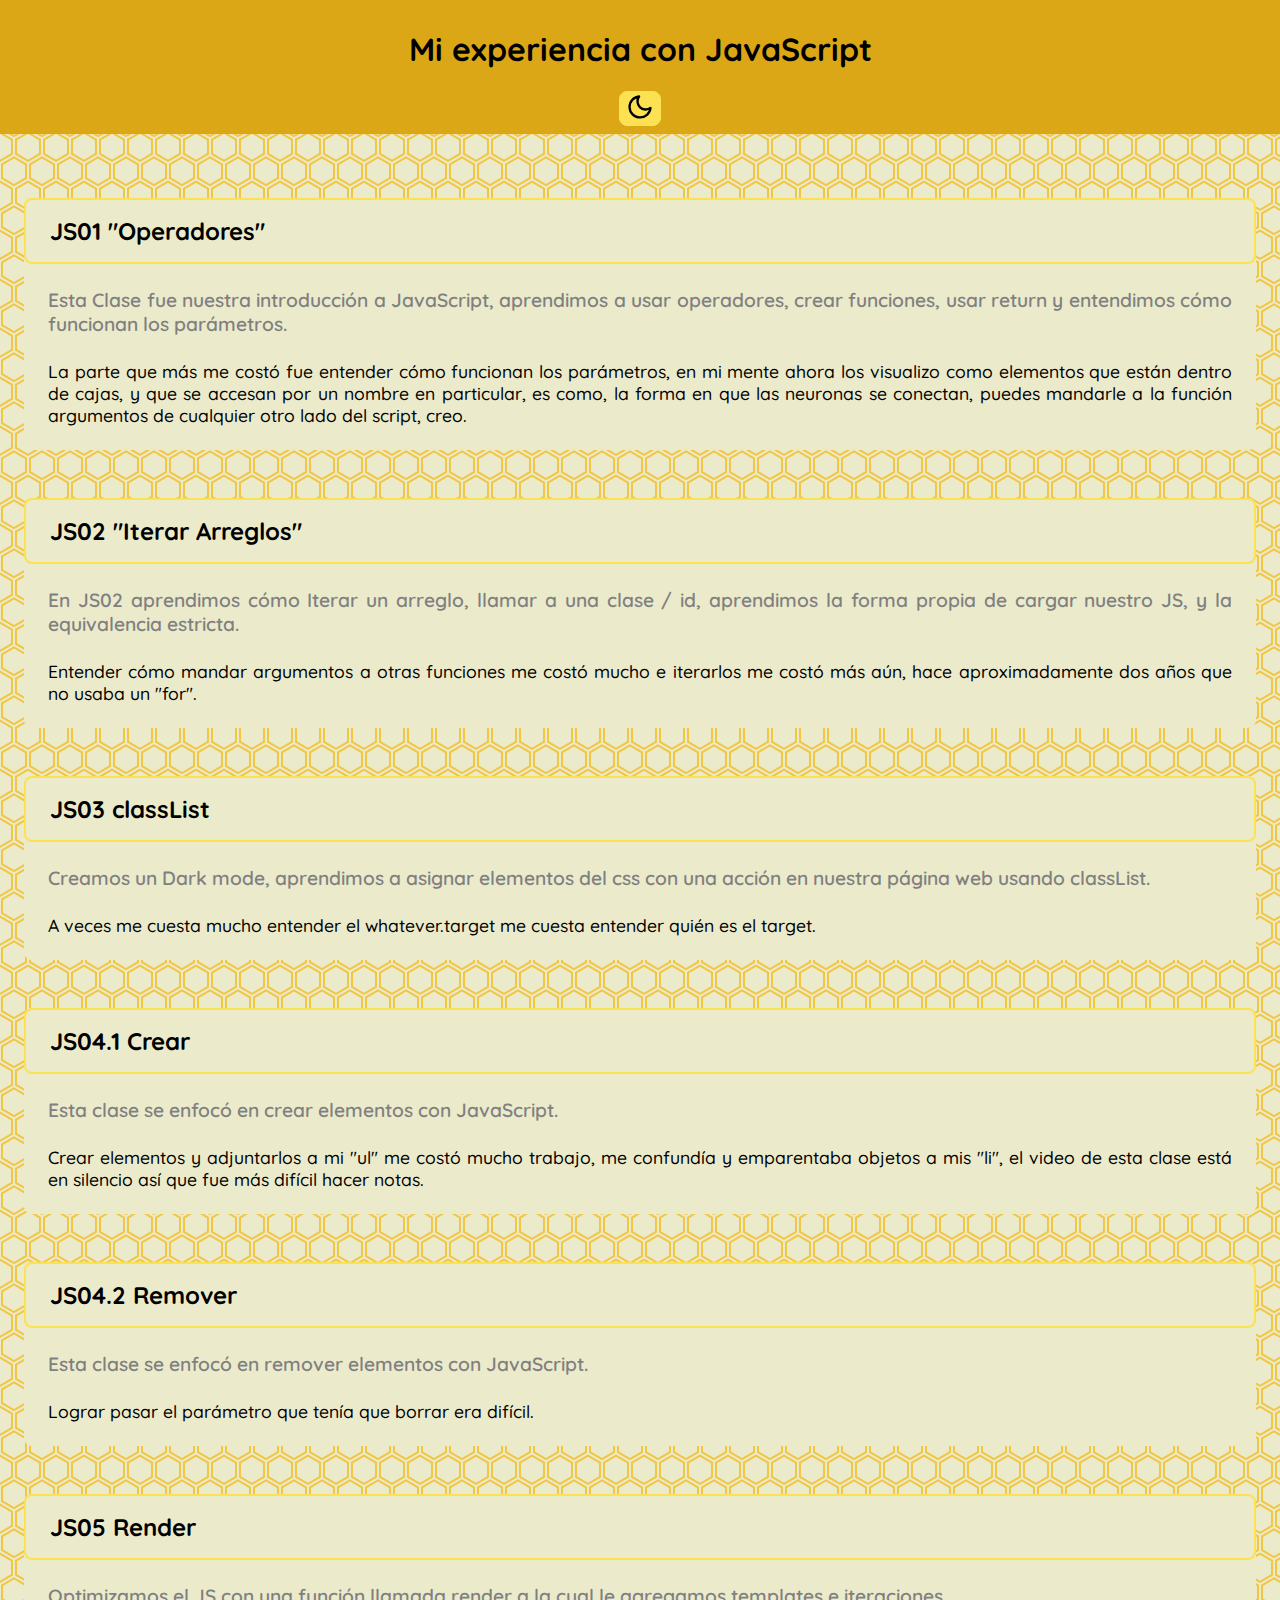
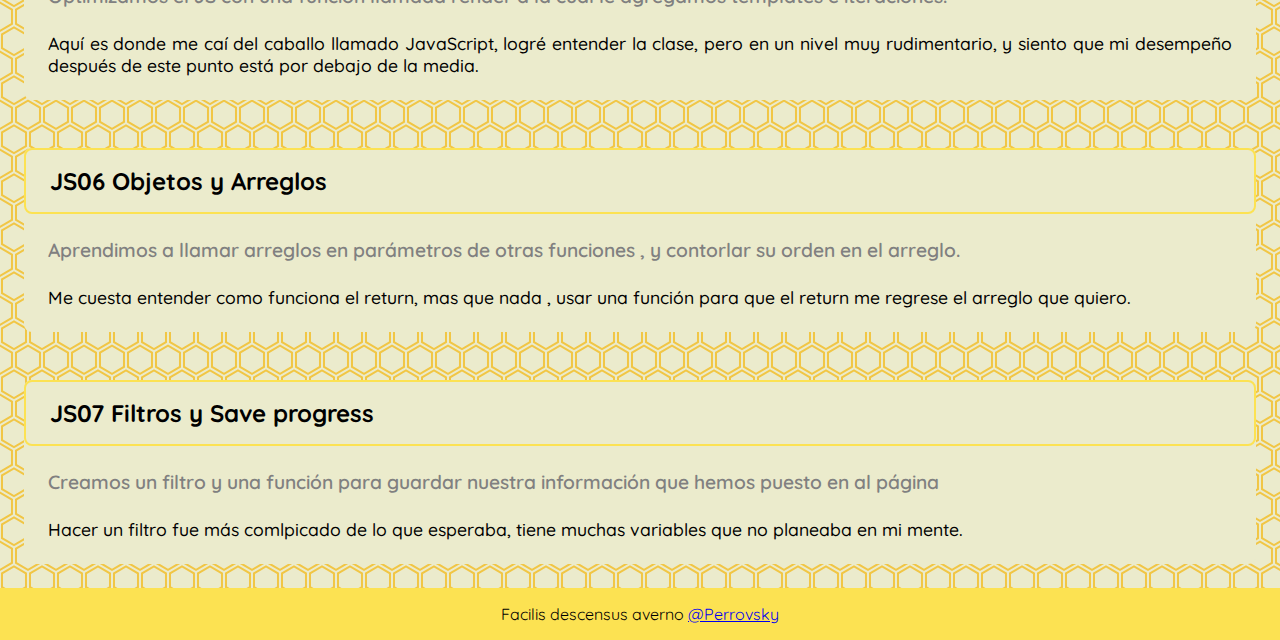
<file: index.html>
<!DOCTYPE html>
<html lang="en">

<head>
    <meta charset="UTF-8">
    <meta name="viewport" content="width=device-width, initial-scale=1.0">
    <link href="https://fonts.googleapis.com/css2?family=MuseoModerno:wght@200&family=Quicksand:wght@300&display=swap"
        rel="stylesheet">
    <link rel="stylesheet" href="miJS.css">
    <script src="miJS.js"></script>
    <title>Mi JS</title>
</head>

<body id="body">
    <header id="header">
        <div class="wrapper">
            <h1>Mi experiencia con JavaScript</h1>
            <button id="button">
                <img src="moon.svg" alt="">
            </button>
        </div>
    </header>
    <main id="main">
        <div class="wrapper">
            <section class="lesson">
                <h2 class="title">
                    JS01 "Operadores"
                </h2>
                <div class="text">
                    Esta Clase fue nuestra introducción a JavaScript, aprendimos a usar operadores, crear funciones,
                    usar return y entendimos cómo funcionan los parámetros.
                </div>
                <div class="struggle_text">
                    La parte que más me costó fue entender cómo funcionan los parámetros, en mi mente ahora los
                    visualizo como elementos que están dentro de cajas, y que se accesan por un nombre en particular, es
                    como, la forma en que las neuronas se conectan, puedes mandarle a la función argumentos de cualquier
                    otro lado del script, creo.
                </div>
            </section>
            <section class="lesson">
                <h2 class="title">
                    JS02 "Iterar Arreglos"
                </h2>
                <div class="text">
                    En JS02 aprendimos cómo Iterar un arreglo, llamar a una clase / id, aprendimos la
                    forma propia de cargar nuestro JS, y la equivalencia estricta.
                </div>
                <div class="struggle_text">
                    Entender cómo mandar argumentos a otras funciones me costó mucho e iterarlos me costó más aún, hace
                    aproximadamente dos años que no usaba un "for".
                </div>
            </section>
            <section class="lesson">
                <h2 class="title">
                    JS03 classList
                </h2>
                <div class="text">
                    Creamos un Dark mode, aprendimos a asignar elementos del css con una acción en nuestra página web
                    usando classList.
                </div>
                <div class="struggle_text">
                    A veces me cuesta mucho entender el whatever.target me cuesta entender quién es el target.
                </div>
            </section>
            <section class="lesson">
                <h2 class="title">
                    JS04.1 Crear
                </h2>
                <div class="text">
                    Esta clase se enfocó en crear elementos con JavaScript.
                </div>
                <div class="struggle_text">
                    Crear elementos y adjuntarlos a mi "ul" me costó mucho trabajo, me confundía y emparentaba objetos a
                    mis "li", el video de esta clase está en silencio así que fue más difícil hacer notas.
                </div>
            </section>
            <section class="lesson">
                <h2 class="title">
                    JS04.2 Remover
                </h2>
                <div class="text">
                    Esta clase se enfocó en remover elementos con JavaScript.
                </div>
                <div class="struggle_text">
                    Lograr pasar el parámetro que tenía que borrar era difícil.
                </div>
            </section>
            <section class="lesson">
                <h2 class="title">
                    JS05 Render
                </h2>
                <div class="text">
                    Optimizamos el JS con una función llamada render a la cual le agregamos templates e iteraciones.
                </div>
                <div class="struggle_text">
                    Aquí es donde me caí del caballo llamado JavaScript, logré entender la clase, pero en un nivel muy
                    rudimentario, y siento que mi desempeño después de este punto está por debajo de la media.
                </div>
            </section>
            <section class="lesson">
                <h2 class="title">
                    JS06 Objetos y Arreglos
                </h2>
                <div class="text">
                    Aprendimos a llamar arreglos en parámetros de otras funciones , y contorlar su orden en el arreglo.
                </div>
                <div class="struggle_text">
                    Me cuesta entender como funciona el return, mas que nada , usar una función para que el return me regrese el arreglo que quiero.
                </div>
            </section>
            <section class="lesson">
                <h2 class="title">
                    JS07 Filtros y Save progress
                </h2>
                <div class="text">
                    Creamos un filtro y una función para guardar nuestra información que hemos puesto en al página
                </div>
                <div class="struggle_text">
                    Hacer un filtro fue más comlpicado de lo que esperaba, tiene muchas variables que no planeaba en mi mente.
                </div>
            </section>
        </div>
    </main>
    <footer id="footer">
        <div class="wrapper">
            Facilis descensus averno <a href="https://instagram.com/perrovsky" target="_blank">@Perrovsky</a>
        </div>
    </footer>
</body>

</html>
</file>
<file: miJS.css>
* {
    box-sizing: border-box;
}

:root {
    --margin-01: 8px;
    --margin-h: calc(var(--margin-01)* 0.5);
    --margin-hh: calc(var(--margin-01)* 0.25);
    --margin-02: calc(var(--margin-01)* 2);
    --margin-03: calc(var(--margin-01)* 3);
    --margin-04: calc(var(--margin-01)* 4);
    --margin-05: calc(var(--margin-01)* 5);
    --margin-06: calc(var(--margin-01)* 6);
    --margin-07: calc(var(--margin-01)* 7);
    --margin-08: calc(var(--margin-01)* 8);
    --margin-09: calc(var(--margin-01)* 9);
    --margin-10: calc(var(--margin-01)* 10);

    --bg: #ebebcc;
    --bg02: #f6fffd;
    --fg: #fce252;
    --fg02: #dba717;
    --gray: #494949;
    --black: #000;
}

body {
    display: flex;
    flex-flow: column;
    height: 100vh;
    background-color: var(--bg);
    background-color: #ebebcc;
    background-image: url("data:image/svg+xml,%3Csvg xmlns='http://www.w3.org/2000/svg' width='28' height='49' viewBox='0 0 28 49'%3E%3Cg fill-rule='evenodd'%3E%3Cg id='hexagons' fill='%23f3b918' fill-opacity='0.75' fill-rule='nonzero'%3E%3Cpath d='M13.99 9.25l13 7.5v15l-13 7.5L1 31.75v-15l12.99-7.5zM3 17.9v12.7l10.99 6.34 11-6.35V17.9l-11-6.34L3 17.9zM0 15l12.98-7.5V0h-2v6.35L0 12.69v2.3zm0 18.5L12.98 41v8h-2v-6.85L0 35.81v-2.3zM15 0v7.5L27.99 15H28v-2.31h-.01L17 6.35V0h-2zm0 49v-8l12.99-7.5H28v2.31h-.01L17 42.15V49h-2z'/%3E%3C/g%3E%3C/g%3E%3C/svg%3E");    margin: 0;
    padding: 0;
    font-family: 'Quicksand' ,'MuseoModerno', 'Open Sans Condensed', sans-serif;
    color: var(--black);
}

body.-dark  {
    --bg: #494949;
    --bg02: #f6fffd;
    --fg: #fce252;
    --fg02: #dba717;
    --gray: #494949;
    --black: #ffffff;
    background-color: var(--gray);
}

h1 {
    font-size: var(--margin-04);
}

.wrapper {
    width: 100%;
}

#header {
    background-color: var(--fg02);
    padding: .5em;
}

#button {
    background-color: var(--fg);
    border: 1px solid var(--fg);
    border-radius: 8px;
    cursor: pointer;
}

#main {

    flex-grow: 1;
}

#main .wrapper {
    margin-top: var(--margin-05);
    display: flex;
    flex-flow: column;
}

.lesson {
    margin: var(--margin-03);
    background-color: var(--bg);
    border-radius: 8px;
}

.title {
    background-color: var(--bg);
    border: solid 2px var(--fg);
    border-radius: 8px;
    padding: var(--margin-02);
    padding-left: var(--margin-03);
    margin: 0;
}

.title:hover {
    background-color: var(--fg);
    transition: ease .2s;
}


.text,
.struggle_text {
    margin: var(--margin-03);
    text-align: justify;
    font-weight: 500;
    font-size: 1.1em;
}

.text {
    font-size: 1.2em;
    font-weight: 600;
    color: gray;    
}

#footer {
    background-color: var(--fg);
    padding: 1em;
}

#header ,
#footer {
    text-align: center;
}
</file>
